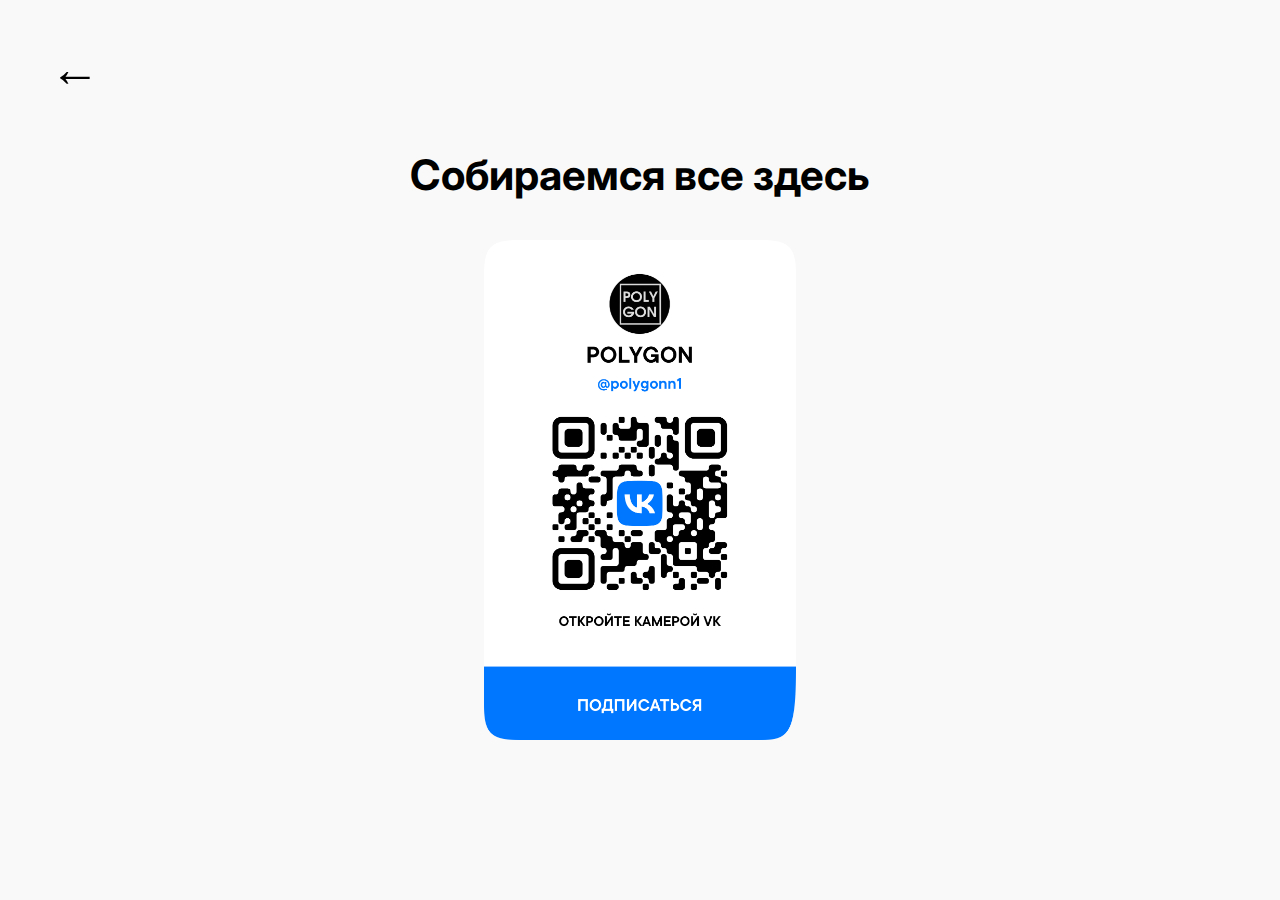
<file: switcher.html>
<!DOCTYPE html>
<html lang="ru">
<head>
    <meta charset="UTF-8">
    <meta http-equiv="X-UA-Compatible" content="IE=edge">
    <meta name="viewport" content="width=device-width, initial-scale=1.0">
    <title>Switcher</title>
    <link rel="icon" href="./assets/images/logo-dark-mini.png">
    <link rel="stylesheet" href="./assets/css/switcher.css">
</head>
<body>
    <a class="back" href="/polygon-students/" title="Назад">&larr;</a>
    <div class="link-vk">
        <h1>Собираемся все здесь</h1>
        <a href="https://vk.com/polygonn1">
            <img src="./assets/images/for_switcher/polygonn1.png" alt="https://vk.com/polygonn1" draggable="false">
        </a>
    </div>
</body>
</html>
</file>
<file: assets/css/switcher.css>
@import url('https://fonts.googleapis.com/css2?family=Inter:wght@400;500;600&display=swap');

* {
    box-sizing: border-box;
    margin: 0;
    padding: 0;
}

body {
    background-color: #F9F9F9;
}

h1 {
    font-family: 'Inter', sans-serif;
    font-size: 42px;
    margin-bottom: 40px;
}

.back {
    display: inline-block;
    cursor: pointer;
    font-size: 50px;
    font-weight: 700;
    margin-top: 40px;
    margin-left: 50px;
    text-decoration: none;
    color: black;
}

.back:visited {
    color: black;
}

.back:active {
    color: black;
}

.link-vk {
    text-align: center;
    margin-top: 4%;
}

.link-vk img {
    height: 500px;
}
</file>
